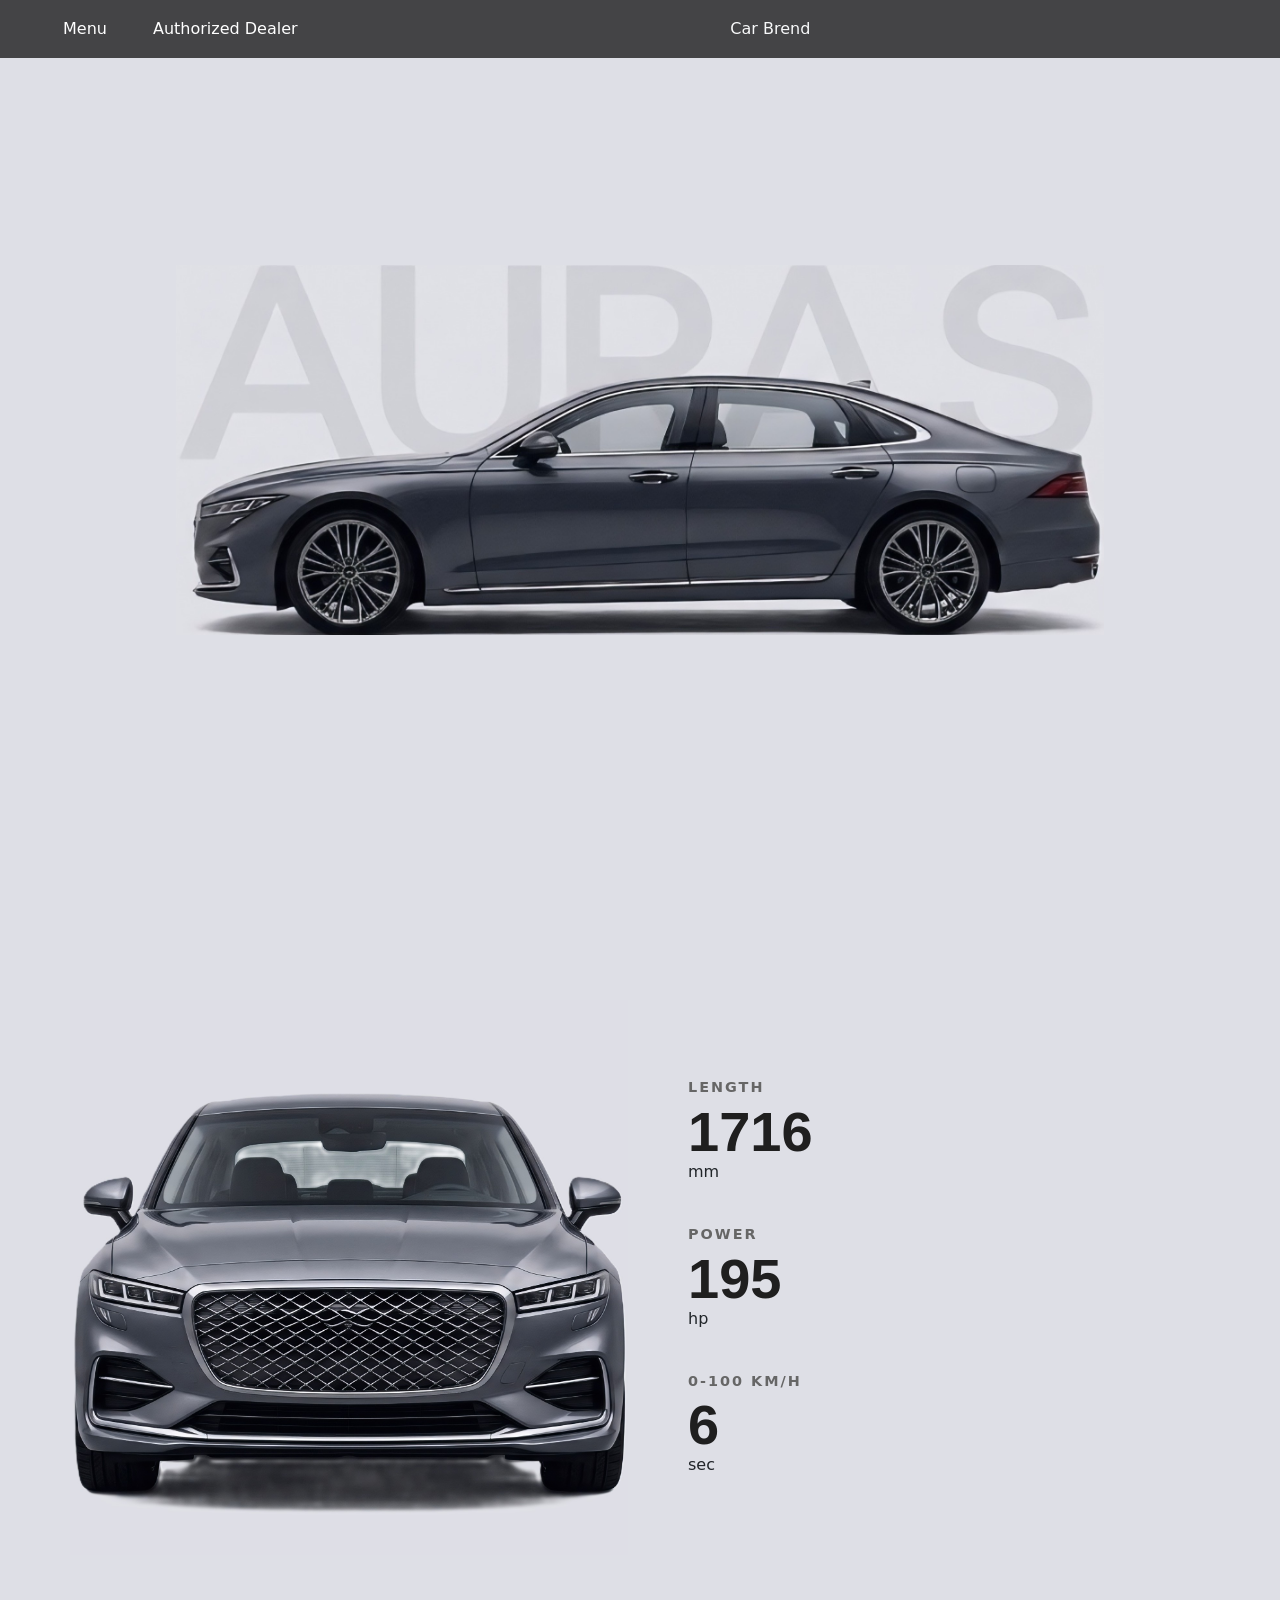
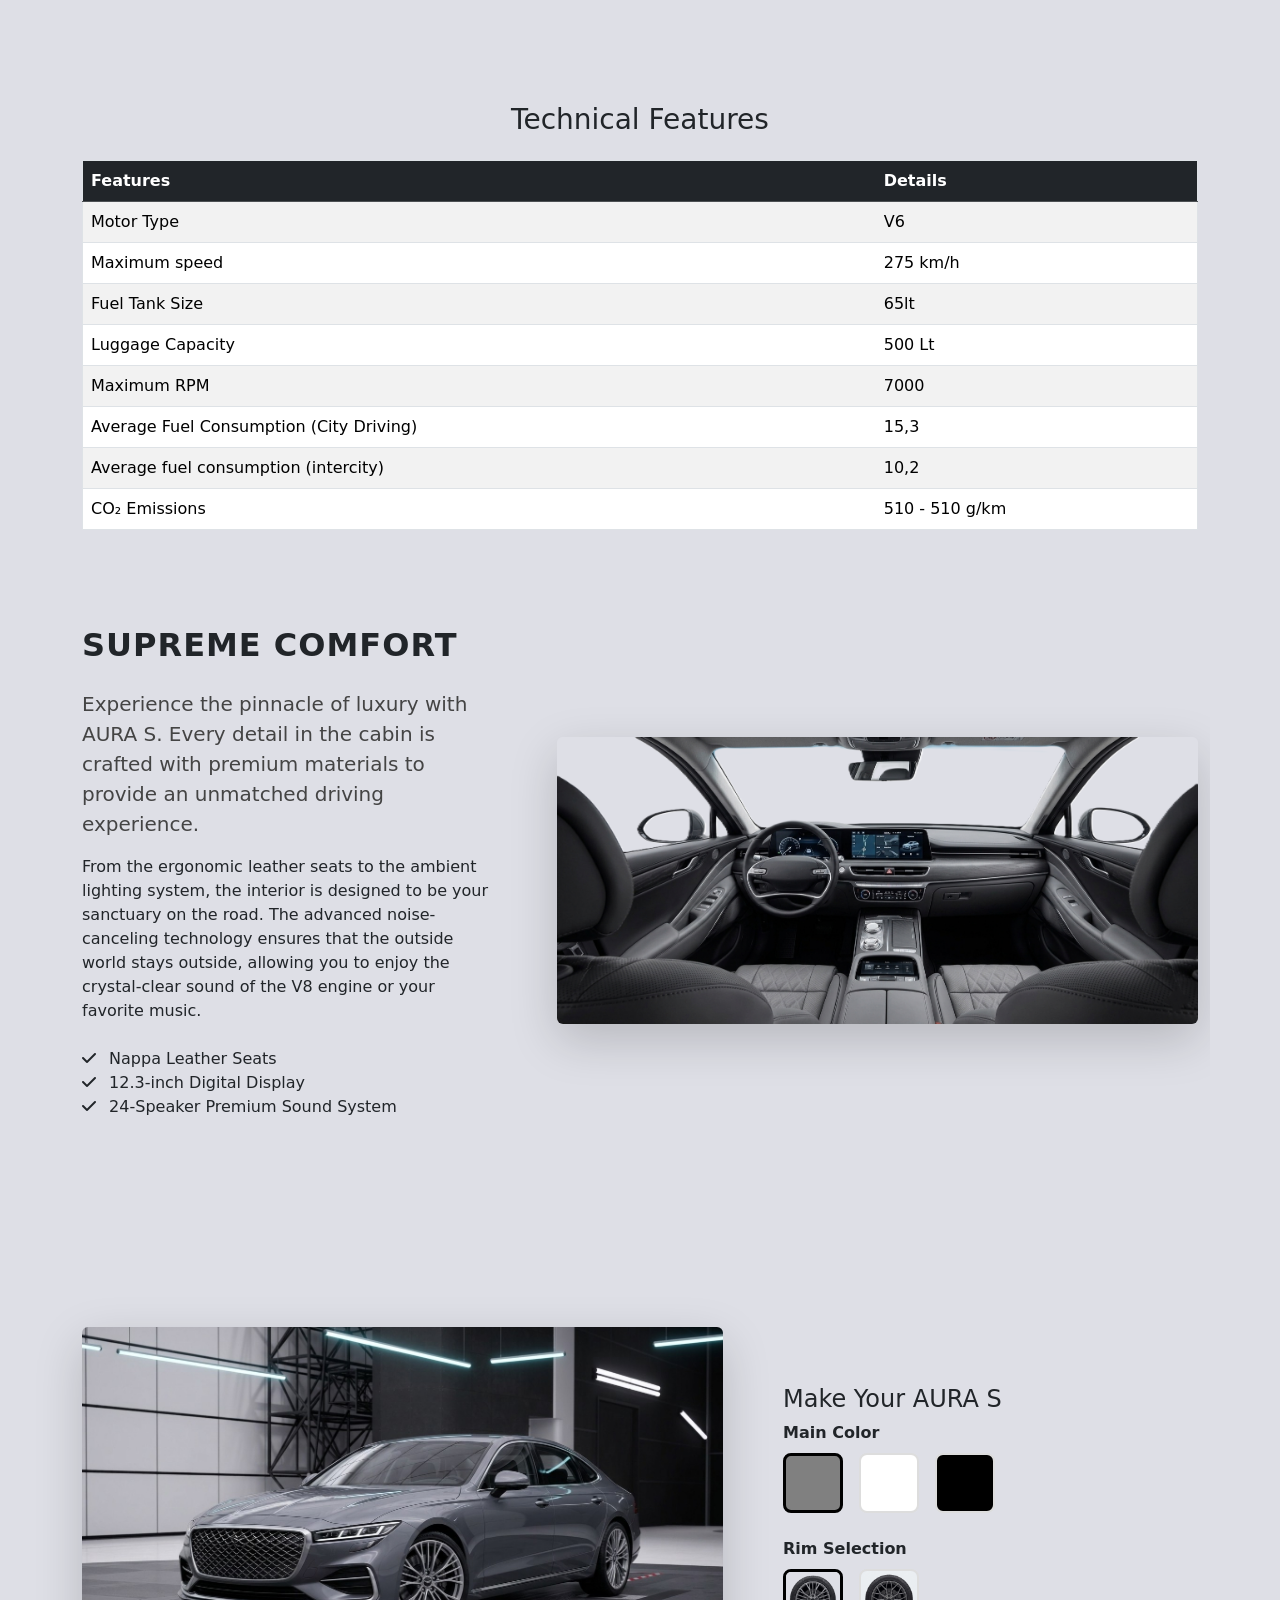
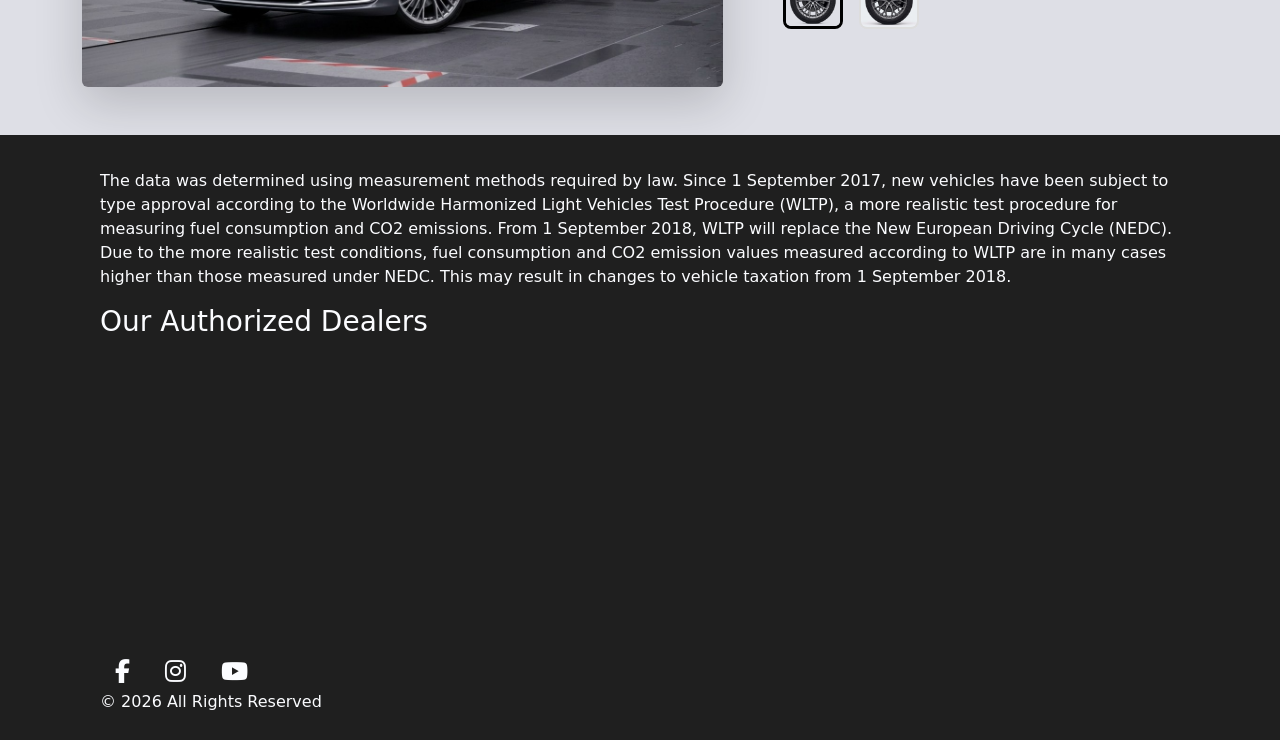
<file: car1.html>
<!DOCTYPE html>
<html>

<head>
    <meta charset="UTF-8">



    <link href="https://cdn.jsdelivr.net/npm/bootstrap@5.3.3/dist/css/bootstrap.min.css" rel="stylesheet">
    <link rel="stylesheet" href="https://cdnjs.cloudflare.com/ajax/libs/font-awesome/6.5.1/css/all.min.css">

    <link rel="stylesheet" href="car.css">
    <title>Aura S</title>
    <style>
        body {
            background-color: #dedfe6;
        }
    </style>


</head>

<!--======================================================================================================================================-->

<body>
    <div class="menu">
        <div class="side-menu">
            <a href="index.html" class="btn btn-link text-white text-decoration-none"> Menu </a>
            <a href="#Authorized Dealers" class="btn btn-link text-white text-decoration-none"> Authorized Dealer </a>
        </div>
        <div style="color: #F8F9FA;">Car Brend</div>
        <div class="side-menu">
        </div>
    </div>

    <header class="hero-section">
        <img src="aura-s_side.jpg" alt="Aura S" class="hero-image">
    </header>

<!--======================================================================================================================================-->

    <section class="details-section container">
        <div class="row align-items-center">


            <div class="col-md-6">
                <img src="aura-s_front.jpg" alt="Aura S" class=" detail-image">
            </div>

            <div class="col-md-6 ps-md-5">
                <div class="specs-box">
                    <div class="spec-item">
                        <span class="label">LENGTH</span>
                        <h2 class="value counter" data-target="5150">0</h2> <span>mm</span>
                    </div>
                    <div class="spec-item">
                        <span class="label">POWER</span>
                        <h2 class="value counter" data-target="435">0</h2> <span>hp</span>
                    </div>
                    <div class="spec-item">
                        <span class="label">0-100 KM/H</span>
                        <h2 class="value counter" data-target="6">0</h2> <span>sec</span>
                    </div>
                </div>
            </div>
        </div>
    </section>

<!--======================================================================================================================================-->

    <div class="container mt-5 mb-5">
        <h3 class="text-center mb-4">Technical Features</h3>

        <table class="table table-striped table-hover border">
            <thead class="table-dark">
                <tr>
                    <th>Features</th>
                    <th>Details</th>
                </tr>
            </thead>
            <tbody>
                <tr>
                    <td>Motor Type</td>
                    <td>V6</td>
                </tr>

                <tr>
                    <td>Maximum speed</td>
                    <td>275 km/h</td>
                </tr>

                <tr>
                    <td>Fuel Tank Size</td>
                    <td>65lt</td>
                </tr>

                <tr>
                    <td>Luggage Capacity</td>
                    <td>500 Lt</td>
                </tr>

                <tr>
                    <td>Maximum RPM</td>
                    <td>7000</td>
                </tr>

                <tr>
                    <td>Average Fuel Consumption (City Driving)</td>
                    <td>15,3</td>
                </tr>

                <tr>
                    <td>Average fuel consumption (intercity)</td>
                    <td>10,2</td>
                </tr>

                <tr>
                    <td>CO₂ Emissions</td>
                    <td>510 - 510 g/km</td>
                </tr>

            </tbody>
        </table>
    </div>

    <!--======================================================================================================================================-->

    <section class="container mt-5 py-5 overflow-hidden">
        <div class="row align-items-center">
            <div class="col-md-5 pe-md-5 reveal-left">
                <h2 class="mb-4" style="font-weight: 800; letter-spacing: 1px;">SUPREME COMFORT</h2>
                <p class="lead" style="color: #444;">Experience the pinnacle of luxury with AURA S. Every detail in the
                    cabin is crafted with premium materials to provide an unmatched driving experience.</p>
                <p>From the ergonomic leather seats to the ambient lighting system, the interior is designed to be your
                    sanctuary on the road. The advanced noise-canceling technology ensures that the outside world stays
                    outside, allowing you to enjoy the crystal-clear sound of the V8 engine or your favorite music.</p>

                <ul class="list-unstyled mt-4">
                    <li><i class="fa-solid fa-check me-2"></i> Nappa Leather Seats</li>
                    <li><i class="fa-solid fa-check me-2"></i> 12.3-inch Digital Display</li>
                    <li><i class="fa-solid fa-check me-2"></i> 24-Speaker Premium Sound System</li>
                </ul>
            </div>
            <div class="col-md-7 reveal-right">
                <img src="aura-s_inside.jpg" alt="Aura S Inside" class="img-fluid rounded shadow-lg">
            </div>
        </div>
    </section>

<!--======================================================================================================================================-->
    <br><br>


    <section class="container mt-5 py-5 ">
        <div class="row align-items-center">
            <div class="col-md-7 text-center">
                <img id="mainCarImage" src="grey-rim1.jpg" alt="Aura S" class="img-fluid rounded shadow-lg"
                    data-default-color="grey" data-default-wheel="rim1">
            </div>

            <div class="col-md-5 ps-md-5">
                <h4>Make Your AURA S</h4>

                <p class="mb-2 fw-bold">Main Color</p>
                <div class="d-flex gap-3 mb-4">
                    <button class="color-btn selected" data-color="grey" style="background-color: #808080;"></button>
                    <button class="color-btn" data-color="white" style="background-color: #ffffff;"></button>
                    <button class="color-btn" data-color="black" style="background-color: #000000;"></button>
                </div>

                <p class="mb-2 fw-bold">Rim Selection</p>
                <div class="d-flex gap-3">
                    <button class="wheel-btn selected" data-wheel="rim1">
                        <img src="rim1.png" alt="Rim 1">
                    </button>
                    <button class="wheel-btn" data-wheel="rim2">
                        <img src="rim2.png" alt="Rim 2">
                    </button>
                </div>
            </div>
        </div>
    </section>

<!--======================================================================================================================================-->

    <script src="script.js" defer></script>
    <script src="config.js"></script>

    <div class="bottom-menu">
        <br>
        <p style="color: #fbfcff;">The data was determined using measurement methods required by law. Since 1
            September
            2017, new vehicles have been subject to type approval according to the Worldwide Harmonized Light
            Vehicles
            Test Procedure (WLTP), a more realistic test procedure for measuring fuel consumption and CO2 emissions.
            From 1 September 2018, WLTP will replace the New European Driving Cycle (NEDC). Due to the more
            realistic
            test conditions, fuel consumption and CO2 emission values ​​measured according to WLTP are in many cases
            higher than those measured under NEDC. This may result in changes to vehicle taxation from 1 September
            2018.
        </p>
        <h3 style="color:#fbfcff ;"> Our Authorized Dealers</h3>
        <div class="map" id="Authorized Dealers">
            <iframe src="https://www.google.com/maps/d/u/0/embed?mid=1XNYemNXRPpX1xDsGd1_efZrFE0M4T5k&ehbc=2E312F" width="800" height="300"></iframe>
        </div>
            <a href="https://facebook.com" class="social-link"><i class="fa-brands fa-facebook-f"></i></a>
            <a href="https://instagram.com" class="social-link"><i class="fa-brands fa-instagram"></i></a>
            <a href="https://youtube.com" class="social-link"><i class="fa-brands fa-youtube"></i></a>
            <p style="color: #fbfcff;">© 2026 All Rights Reserved</p>
        </div>
</body>

</html>
</file>
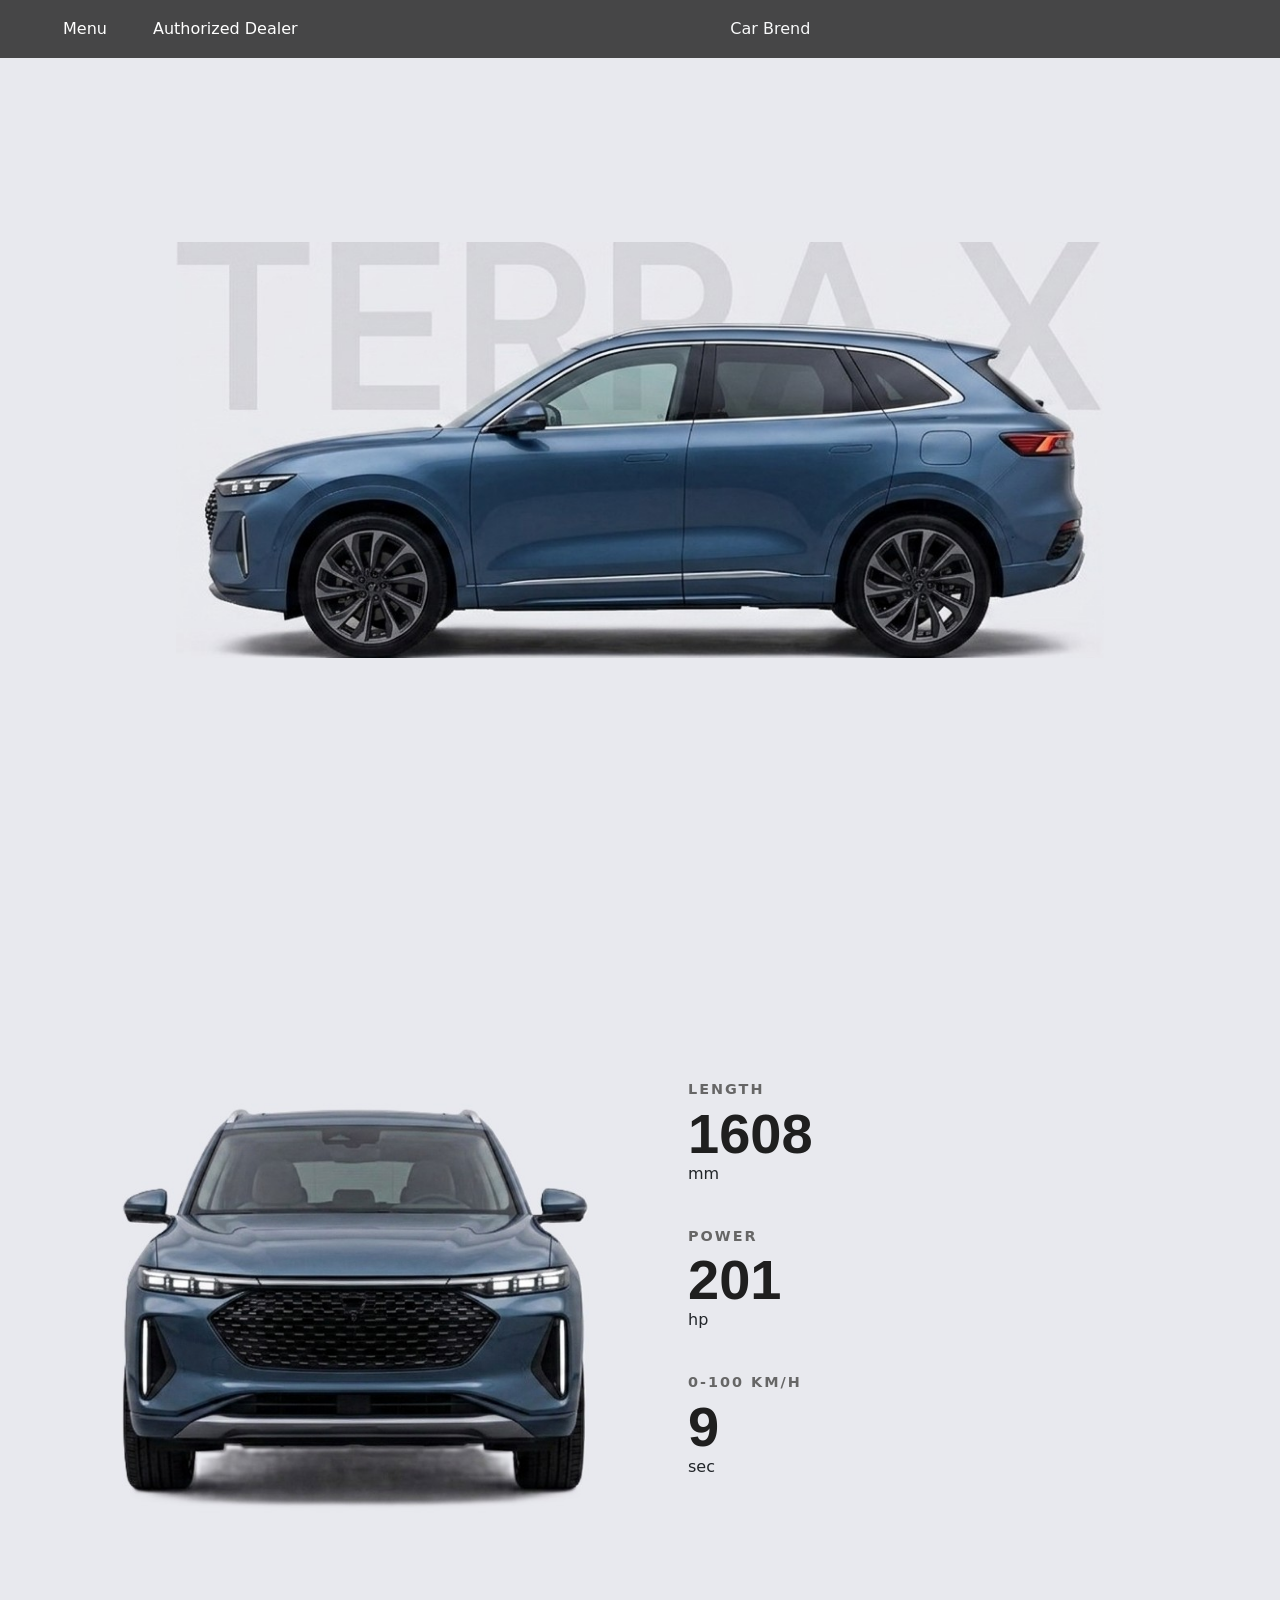
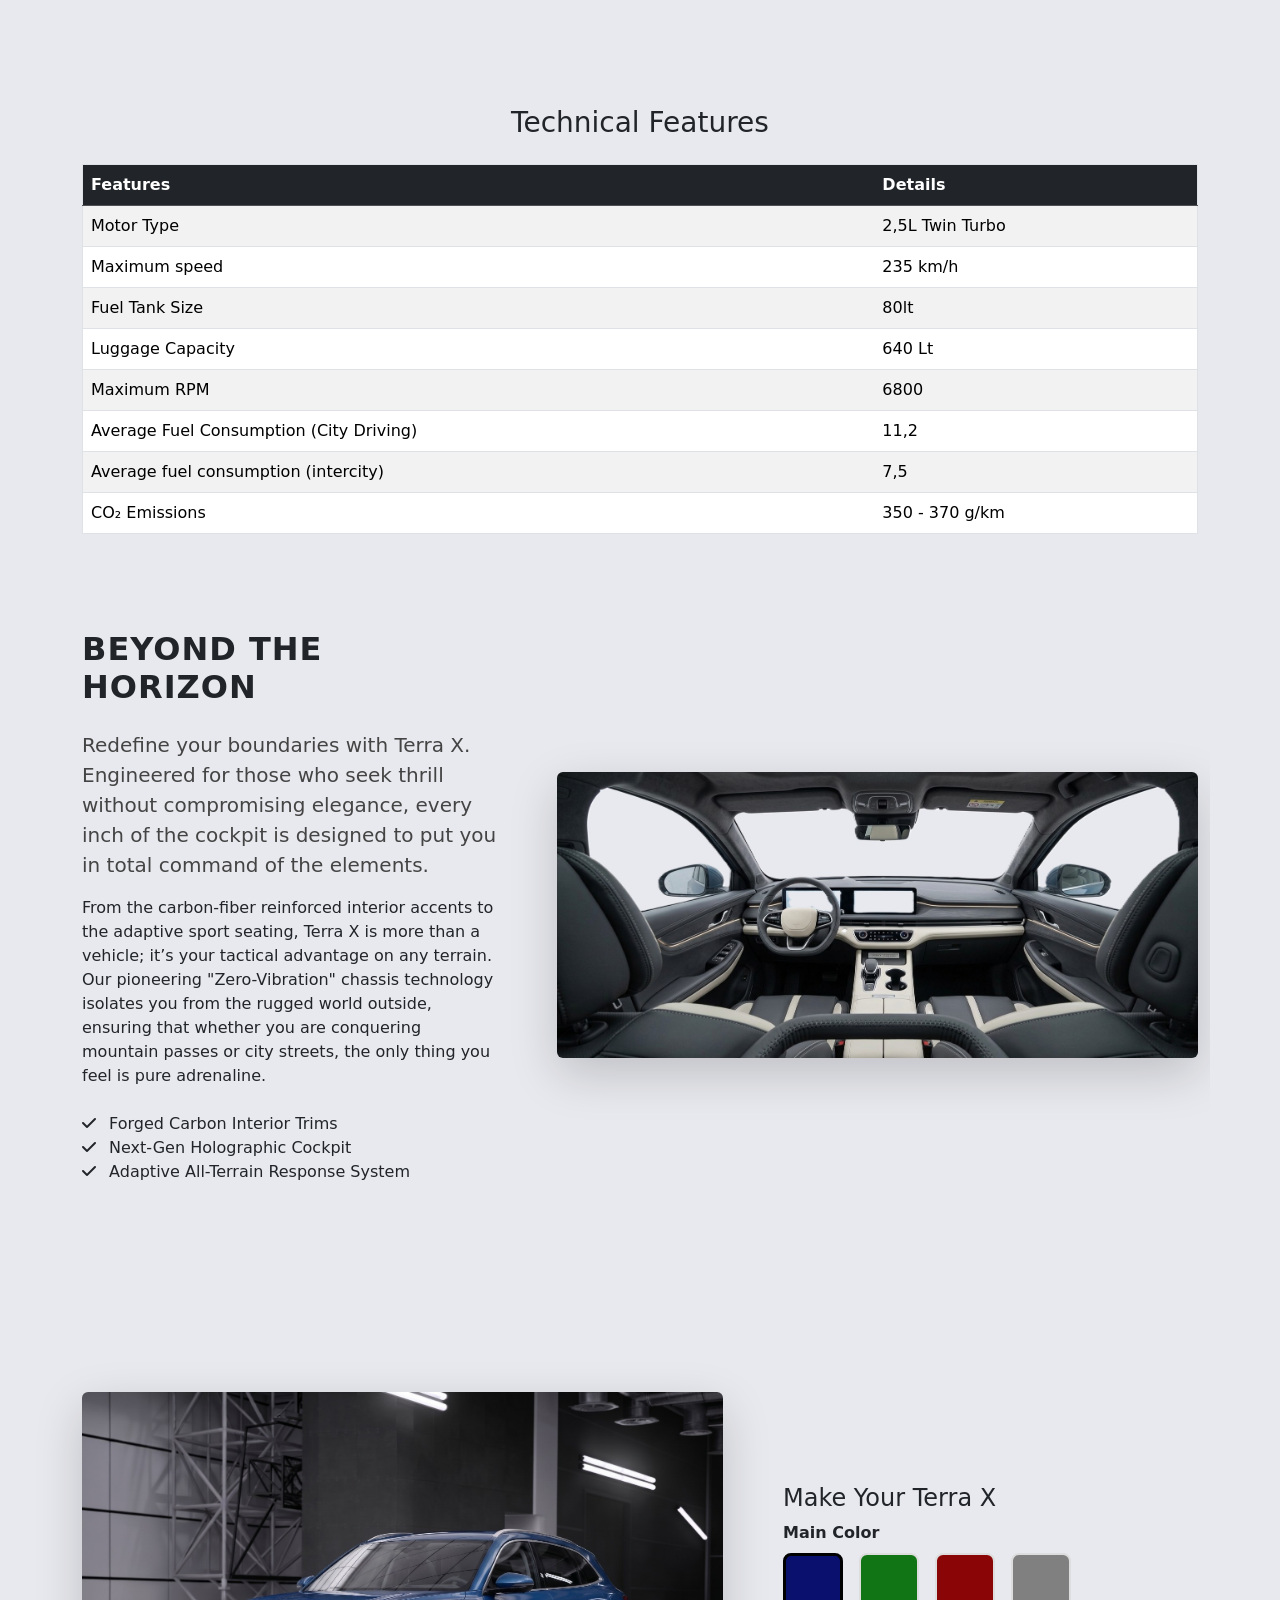
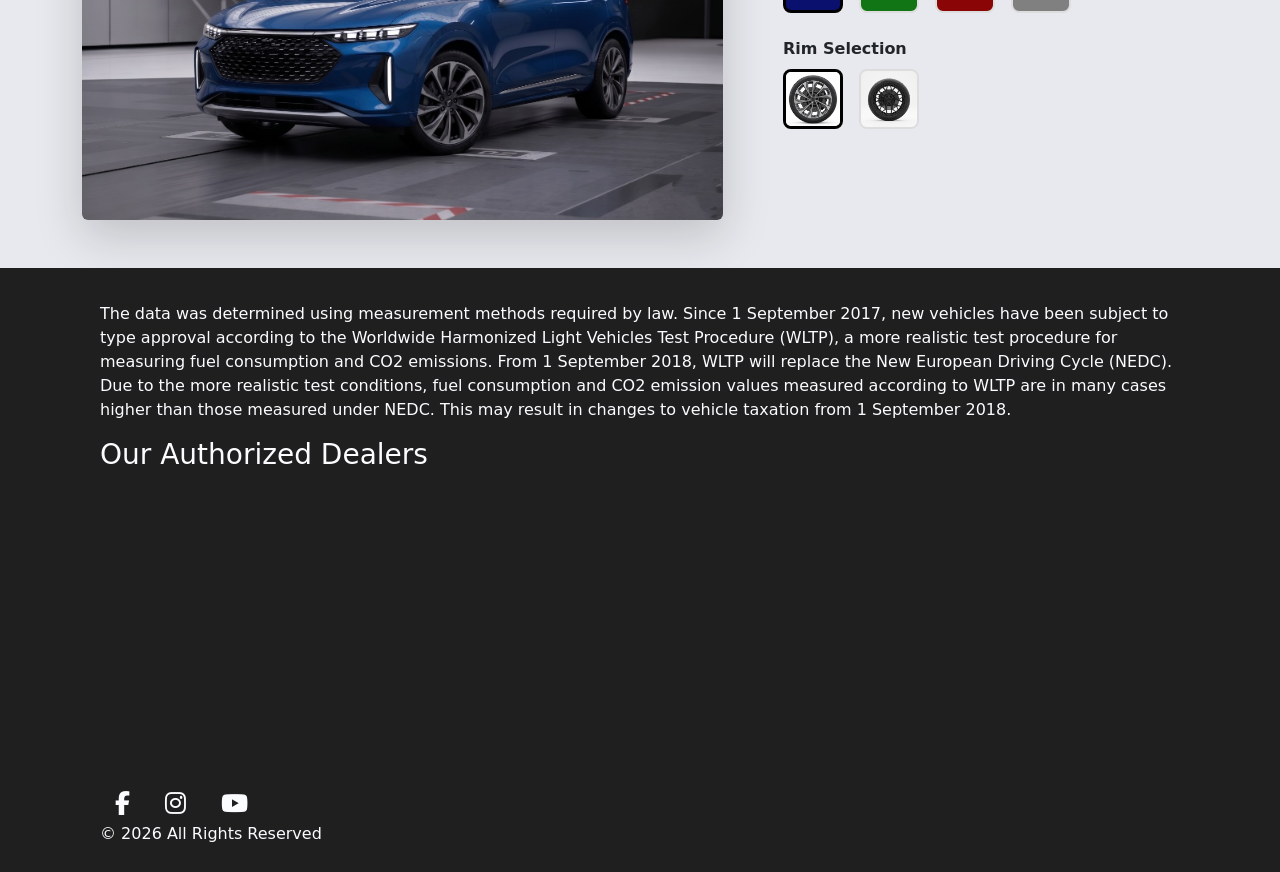
<file: car2.html>
<!DOCTYPE html>
<html>

<head>
    <meta charset="UTF-8">



    <link href="https://cdn.jsdelivr.net/npm/bootstrap@5.3.3/dist/css/bootstrap.min.css" rel="stylesheet">
    <link rel="stylesheet" href="https://cdnjs.cloudflare.com/ajax/libs/font-awesome/6.5.1/css/all.min.css">

    <link rel="stylesheet" href="car.css">
    <title>Terra X</title>
    <style>
        body {
            background-color: #e8e9ee;
        }
    </style>


</head>

<!--======================================================================================================================================-->

<body>

    <div class="menu">
        <div class="side-menu">
            <a href="index.html" class="btn btn-link text-white text-decoration-none"> Menu </a>
            <a href="#Authorized Dealers" class="btn btn-link text-white text-decoration-none"> Authorized Dealer </a>
        </div>
        <div style="color: #F8F9FA;">Car Brend</div>
        <div class="side-menu"></div>
    </div>

<!--======================================================================================================================================-->
    <header class="hero-section">
        <img src="terrax_side.jpg" alt="Terra X" class="hero-image">
    </header>

<!--======================================================================================================================================-->

    <section class="details-section container">
        <div class="row align-items-center">


            <div class="col-md-6">
                <img src="terrax_front.jpg" alt="Terra X" class=" detail-image">
            </div>

            <div class="col-md-6 ps-md-5">
                <div class="specs-box">
                    <div class="spec-item">
                        <span class="label">LENGTH</span>
                        <h2 class="value counter" data-target="4785">0</h2> <span>mm</span>
                    </div>
                    <div class="spec-item">
                        <span class="label">POWER</span>
                        <h2 class="value counter" data-target="410">0</h2> <span>hp</span>
                    </div>
                    <div class="spec-item">
                        <span class="label">0-100 KM/H</span>
                        <h2 class="value counter" data-target="9">0</h2> <span>sec</span>
                    </div>
                </div>
            </div>
        </div>
    </section>

<!--======================================================================================================================================-->

    <div class="container mt-5 mb-5">
        <h3 class="text-center mb-4">Technical Features</h3>

        <table class="table table-striped table-hover border">
            <thead class="table-dark">
                <tr>
                    <th>Features</th>
                    <th>Details</th>
                </tr>
            </thead>
            <tbody>
                <tr>
                    <td>Motor Type</td>
                    <td>2,5L Twin Turbo</td>
                </tr>

                <tr>
                    <td>Maximum speed</td>
                    <td>235 km/h</td>
                </tr>

                <tr>
                    <td>Fuel Tank Size</td>
                    <td>80lt</td>
                </tr>

                <tr>
                    <td>Luggage Capacity</td>
                    <td>640 Lt</td>
                </tr>

                <tr>
                    <td>Maximum RPM</td>
                    <td>6800</td>
                </tr>

                <tr>
                    <td>Average Fuel Consumption (City Driving)</td>
                    <td>11,2</td>
                </tr>

                <tr>
                    <td>Average fuel consumption (intercity)</td>
                    <td>7,5</td>
                </tr>

                <tr>
                    <td>CO₂ Emissions</td>
                    <td>350 - 370 g/km</td>
                </tr>

            </tbody>
        </table>
    </div>

<!--======================================================================================================================================-->

    <section class="container mt-5 py-5 overflow-hidden">
        <div class="row align-items-center">
            <div class="col-md-5 pe-md-5 reveal-left">
                <h2 class="mb-4" style="font-weight: 800; letter-spacing: 1px;">BEYOND THE HORIZON</h2>
                <p class="lead" style="color: #444;">Redefine your boundaries with Terra X. Engineered for those who seek thrill without compromising elegance, every inch of the cockpit is designed to put you in total command of the elements.</p>
                <p>From the carbon-fiber reinforced interior accents to the adaptive sport seating, Terra X is more than a vehicle;
                     it’s your tactical advantage on any terrain. Our pioneering "Zero-Vibration" chassis technology isolates you from the rugged world outside, 
                     ensuring that whether you are conquering mountain passes or city streets, the only thing you feel is pure adrenaline.</p>
                <ul class="list-unstyled mt-4">
                    <li><i class="fa-solid fa-check me-2"></i> Forged Carbon Interior Trims</li>
                    <li><i class="fa-solid fa-check me-2"></i> Next-Gen Holographic Cockpit</li>
                    <li><i class="fa-solid fa-check me-2"></i> Adaptive All-Terrain Response System</li>
                </ul>
            </div>
            <div class="col-md-7 reveal-right">
                <img src="terrax_inside.jpg" alt="Terra X inside" class="img-fluid rounded shadow-lg">
            </div>
        </div>
    </section>
<!--======================================================================================================================================-->
    <br><br>

    <section class="container mt-5 py-5">
        <div class="row align-items-center">
            <div class="col-md-7 text-center">
                <img id="mainCarImage" src="blue-rim5.jpg" alt="Terra X" class="img-fluid rounded shadow-lg" 
                data-default-color="blue" data-default-wheel="rim5">
            </div>

            <div class="col-md-5 ps-md-5">
                <h4>Make Your Terra X</h4>

                <p class="mb-2 fw-bold">Main Color</p>
                <div class="d-flex gap-3 mb-4">
                    <button class="color-btn selected" data-color="blue" style="background-color: #09106e;"></button>
                    <button class="color-btn" data-color="green2" style="background-color: #117516;"></button>
                    <button class="color-btn" data-color="red" style="background-color: #8a0505;"></button>
                    <button class="color-btn" data-color="grey3" style="background-color: #808080;"></button>
                
                    
                </div>

                <p class="mb-2 fw-bold">Rim Selection</p>
                <div class="d-flex gap-3">
                    <button class="wheel-btn selected" data-wheel="rim5">
                    <img src="rim5.png" alt="Rim 5">
                    </button>
                    <button class="wheel-btn" data-wheel="rim6">
                    <img src="rim6.png" alt="Rim 6">
                    </button>
                </div>
            </div>
        </div>
    </section>

<!--======================================================================================================================================-->

    <script src="script.js" defer></script>
    <script src="config.js"></script>

    <div class="bottom-menu">
        <br>
        <p style="color: #fbfcff;">The data was determined using measurement methods required by law. Since 1
            September
            2017, new vehicles have been subject to type approval according to the Worldwide Harmonized Light
            Vehicles
            Test Procedure (WLTP), a more realistic test procedure for measuring fuel consumption and CO2 emissions.
            From 1 September 2018, WLTP will replace the New European Driving Cycle (NEDC). Due to the more
            realistic
            test conditions, fuel consumption and CO2 emission values ​​measured according to WLTP are in many cases
            higher than those measured under NEDC. This may result in changes to vehicle taxation from 1 September
            2018.
        </p>
        <h3 style="color:#fbfcff ;"> Our Authorized Dealers</h3>
        <div class="map" id="Authorized Dealers">
            <iframe src="https://www.google.com/maps/d/u/0/embed?mid=1XNYemNXRPpX1xDsGd1_efZrFE0M4T5k&ehbc=2E312F" width="800" height="300"></iframe>
        </div>
            <a href="https://facebook.com" class="social-link"><i class="fa-brands fa-facebook-f"></i></a>
            <a href="https://instagram.com" class="social-link"><i class="fa-brands fa-instagram"></i></a>
            <a href="https://youtube.com" class="social-link"><i class="fa-brands fa-youtube"></i></a>
            <p style="color: #fbfcff;">© 2026 All Rights Reserved</p>
        </div>
</body>

</html>
</file>
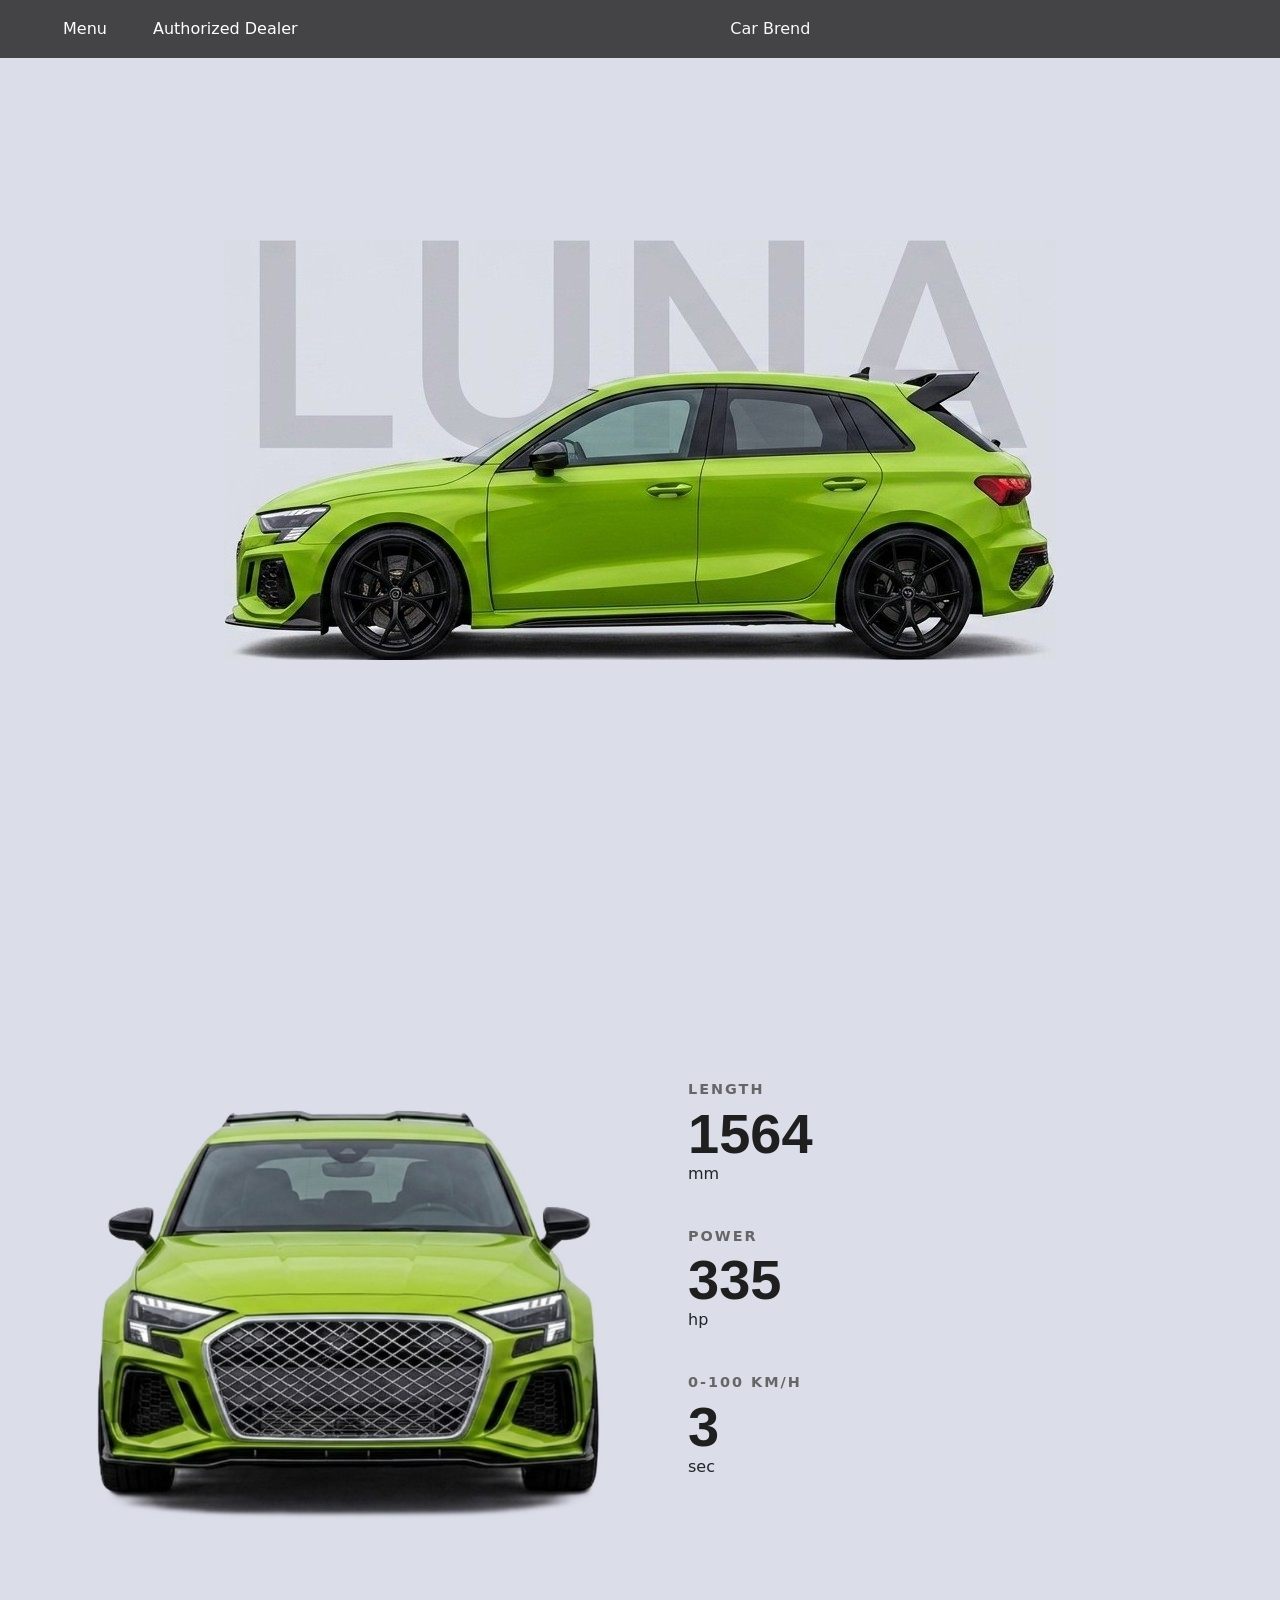
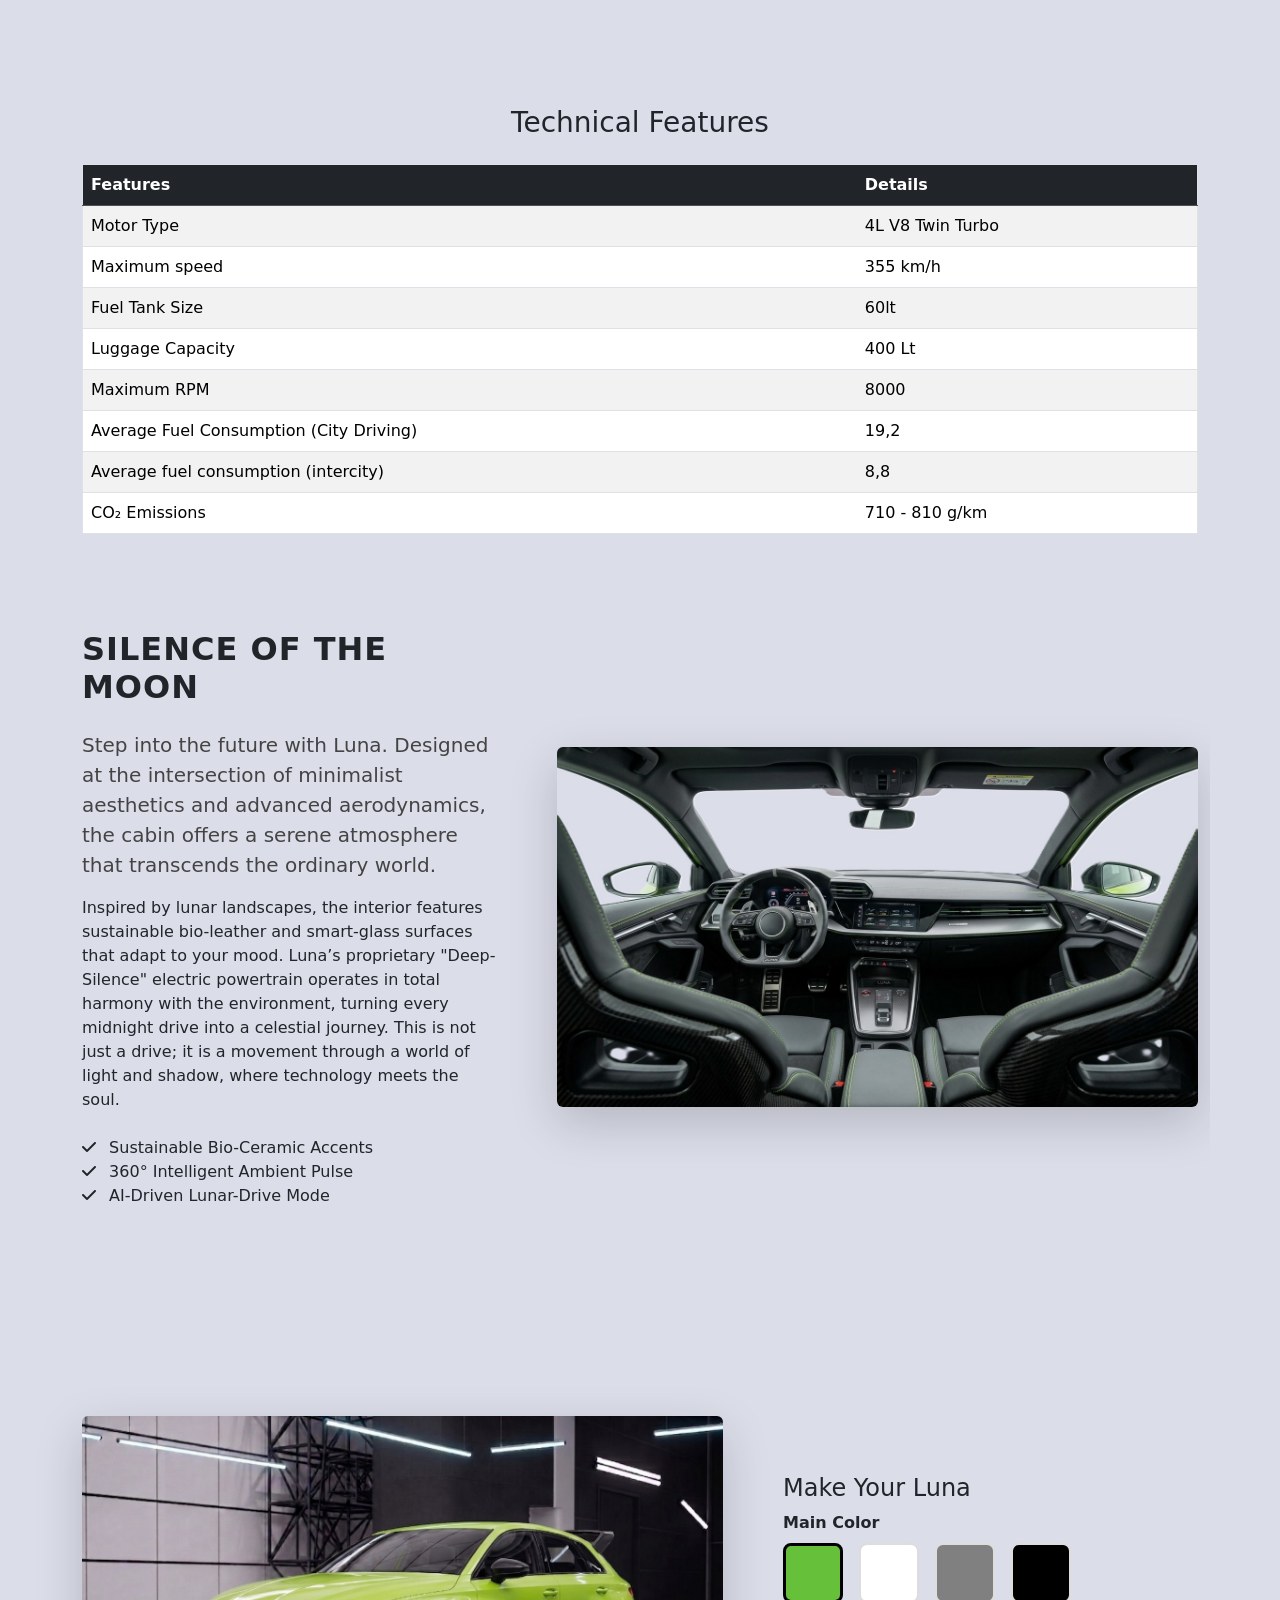
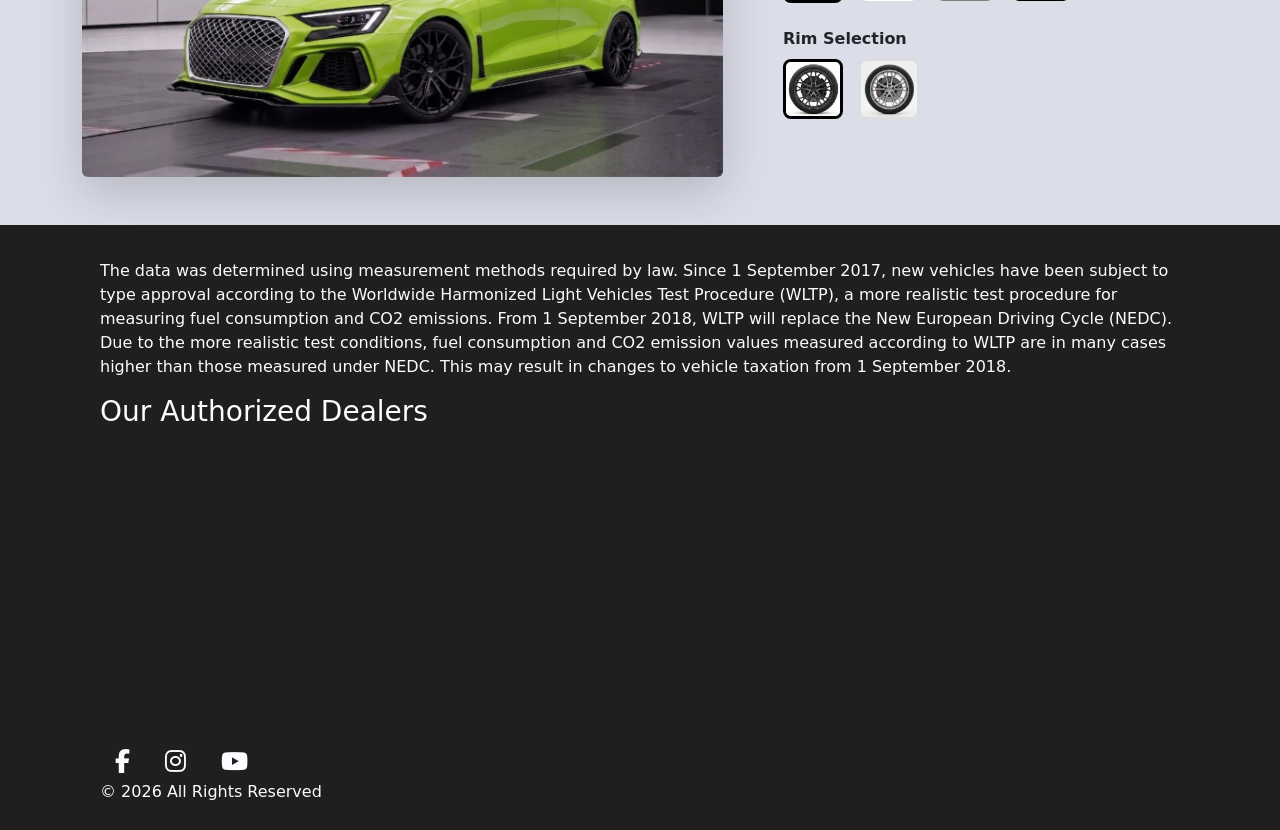
<file: car3.html>
<!DOCTYPE html>
<html>

<head>
    <meta charset="UTF-8">

    <link href="https://cdn.jsdelivr.net/npm/bootstrap@5.3.3/dist/css/bootstrap.min.css" rel="stylesheet">
    <link rel="stylesheet" href="https://cdnjs.cloudflare.com/ajax/libs/font-awesome/6.5.1/css/all.min.css">

    <link rel="stylesheet" href="car.css">
    <title>Luna</title>
    <style>
        body {
            background-color: #dbdde9;
        }
    </style>


</head>

<!--======================================================================================================================================-->

<body>

    <div class="menu">
        <div class="side-menu">
            <a href="index.html" class="btn btn-link text-white text-decoration-none"> Menu </a>
            <a href="#Authorized Dealers" class="btn btn-link text-white text-decoration-none"> Authorized Dealer </a>
        </div>
        <div style="color: #F8F9FA;">Car Brend</div>
        <div class="side-menu">
        </div>
    </div>
    </div>
<!--======================================================================================================================================-->
    <header class="hero-section">
        <img src="luna_side.jpg" alt="Luna" class="hero-image">
    </header>

<!--======================================================================================================================================-->

    <section class="details-section container">
        <div class="row align-items-center">


            <div class="col-md-6">
                <img src="luna_front.jpg" alt="Luna" class=" detail-image">
            </div>

            <div class="col-md-6 ps-md-5">
                <div class="specs-box">
                    <div class="spec-item">
                        <span class="label">LENGTH</span>
                        <h2 class="value counter" data-target="4420">0</h2> <span>mm</span>
                    </div>
                    <div class="spec-item">
                        <span class="label">POWER</span>
                        <h2 class="value counter" data-target="810">0</h2> <span>hp</span>
                    </div>
                    <div class="spec-item">
                        <span class="label">0-100 KM/H</span>
                        <h2 class="value counter" data-target="3">0</h2> <span>sec</span>
                    </div>
                </div>
            </div>
        </div>
    </section>

    <!--======================================================================================================================================-->

    <div class="container mt-5 mb-5">
        <h3 class="text-center mb-4">Technical Features</h3>

        <table class="table table-striped table-hover border">
            <thead class="table-dark">
                <tr>
                    <th>Features</th>
                    <th>Details</th>
                </tr>
            </thead>
            <tbody>
                <tr>
                    <td>Motor Type</td>
                    <td>4L V8 Twin Turbo</td>
                </tr>

                <tr>
                    <td>Maximum speed</td>
                    <td>355 km/h</td>
                </tr>

                <tr>
                    <td>Fuel Tank Size</td>
                    <td>60lt</td>
                </tr>

                <tr>
                    <td>Luggage Capacity</td>
                    <td>400 Lt</td>
                </tr>

                <tr>
                    <td>Maximum RPM</td>
                    <td>8000</td>
                </tr>

                <tr>
                    <td>Average Fuel Consumption (City Driving)</td>
                    <td>19,2</td>
                </tr>

                <tr>
                    <td>Average fuel consumption (intercity)</td>
                    <td>8,8</td>
                </tr>

                <tr>
                    <td>CO₂ Emissions</td>
                    <td>710 - 810 g/km</td>
                </tr>

            </tbody>
        </table>
    </div>

<!--======================================================================================================================================-->

    <section class="container mt-5 py-5 overflow-hidden">
        <div class="row align-items-center">
            <div class="col-md-5 pe-md-5 reveal-left">
                <h2 class="mb-4" style="font-weight: 800; letter-spacing: 1px;">SILENCE OF THE MOON</h2>
                <p class="lead" style="color: #444;">Step into the future with Luna. Designed at the intersection of minimalist aesthetics and advanced aerodynamics,
                     the cabin offers a serene atmosphere that transcends the ordinary world.</p>
                <p>Inspired by lunar landscapes, the interior features sustainable bio-leather and smart-glass surfaces that adapt to your mood. 
                    Luna’s proprietary "Deep-Silence" electric powertrain operates in total harmony with the environment, turning every midnight drive into a celestial journey. 
                    This is not just a drive; it is a movement through a world of light and shadow, where technology meets the soul.</p>

                <ul class="list-unstyled mt-4">
                    <li><i class="fa-solid fa-check me-2"></i> Sustainable Bio-Ceramic Accents</li>
                    <li><i class="fa-solid fa-check me-2"></i> 360° Intelligent Ambient Pulse</li>
                    <li><i class="fa-solid fa-check me-2"></i> AI-Driven Lunar-Drive Mode</li>
                </ul>
            </div>
            <div class="col-md-7 reveal-right">
                <img src="luna_inside.jpg" alt="Luna inside" class="img-fluid rounded shadow-lg">
            </div>
        </div>
    </section>
<!--======================================================================================================================================-->
    <br><br>

    <section class="container mt-5 py-5">
        <div class="row align-items-center">
            <div class="col-md-7 text-center">
                <img id="mainCarImage" src="green-rim3.jpg" alt="Luna" class="img-fluid rounded shadow-lg"
                    data-default-color="green" data-default-wheel="rim3">
            </div>

            <div class="col-md-5 ps-md-5">
                <h4>Make Your Luna</h4>

                <p class="mb-2 fw-bold">Main Color</p>
                <div class="d-flex gap-3 mb-4">

                    <button class="color-btn selected" data-color="green" style="background-color: #66C03A;"></button>
                    <button class="color-btn" data-color="white2" style="background-color: #ffffff;"></button>
                    <button class="color-btn" data-color="grey2" style="background-color: #808080;"></button>
                    <button class="color-btn" data-color="black2" style="background-color: #000000;"></button>

                </div>

                <p class="mb-2 fw-bold">Rim Selection</p>
                <div class="d-flex gap-3">
                    <button class="wheel-btn selected" data-wheel="rim3">
                        <img src="rim3.png" alt="Rim 3">
                    </button>
                    <button class="wheel-btn" data-wheel="rim4">
                        <img src="rim4.png" alt="Rim 4">
                    </button>
                </div>
            </div>
        </div>
    </section>
<!--======================================================================================================================================-->

    <script src="script.js" defer></script>
    <script src="config.js"></script>

    <div class="bottom-menu">
        <br>
        <p style="color: #fbfcff;">The data was determined using measurement methods required by law. Since 1
            September
            2017, new vehicles have been subject to type approval according to the Worldwide Harmonized Light
            Vehicles
            Test Procedure (WLTP), a more realistic test procedure for measuring fuel consumption and CO2 emissions.
            From 1 September 2018, WLTP will replace the New European Driving Cycle (NEDC). Due to the more
            realistic
            test conditions, fuel consumption and CO2 emission values ​​measured according to WLTP are in many cases
            higher than those measured under NEDC. This may result in changes to vehicle taxation from 1 September
            2018.
        </p>
        <h3 style="color:#fbfcff ;"> Our Authorized Dealers</h3>
        <div class="map" id="Authorized Dealers">
            <iframe src="https://www.google.com/maps/d/u/0/embed?mid=1XNYemNXRPpX1xDsGd1_efZrFE0M4T5k&ehbc=2E312F" width="800" height="300"></iframe>
        </div>
            <a href="https://facebook.com" class="social-link"><i class="fa-brands fa-facebook-f"></i></a>
            <a href="https://instagram.com" class="social-link"><i class="fa-brands fa-instagram"></i></a>
            <a href="https://youtube.com" class="social-link"><i class="fa-brands fa-youtube"></i></a>
            <p style="color: #fbfcff;">© 2026 All Rights Reserved</p>
        </div>
</body>

</html>
</file>
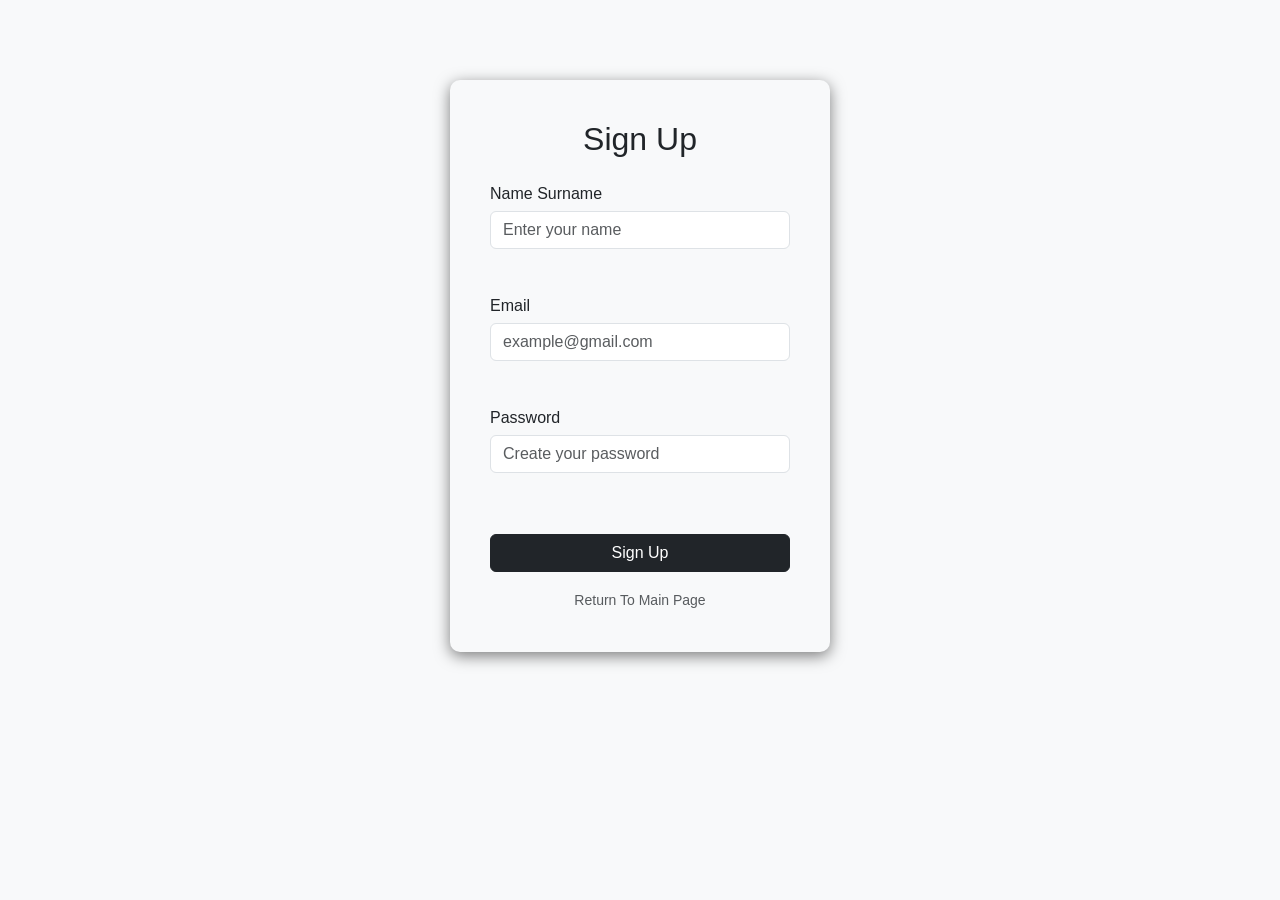
<file: sign_in.html>
<!DOCTYPE html>
<html lang="tr">

<head>
    <meta charset="UTF-8">
    <meta name="viewport" content="width=device-width, initial-scale=1.0">
    <title>Sign up | Car Brend</title>
    <link href="https://cdn.jsdelivr.net/npm/bootstrap@5.3.0/dist/css/bootstrap.min.css" rel="stylesheet">
    <link rel="stylesheet" href="sign-style.css">
</head>

<body>

    <div class="container d-flex justify-content-center">
        <div class="signup-container">
            <h2 class="text-center mb-4">Sign Up</h2>
            <div id="successMessage" class="mt-3"></div>

            <form id="registerForm">
                <div class="mb-3">
                    <label for="name" class="form-label">Name Surname </label>
                    <input type="text" class="form-control" id="kullaniciAdiInput" placeholder="Enter your name">
                    <div id="nameError" class="error-msg"></div>
                </div>

                <div class="mb-3">
                    <label for="email" class="form-label">Email</label>
                    <input type="email" class="form-control" id="email" placeholder="example@gmail.com">
                    <div id="emailError" class="error-msg"></div>
                </div>

                <div class="mb-3">
                    <label for="password" class="form-label">Password</label>
                    <input type="password" class="form-control" id="password" placeholder="Create your password">
                    <div id="passwordError" class="error-msg"></div>
                </div>
                <button type="submit" id="kayitBtn" class="btn btn-dark w-100 mt-3">Sign Up</button>

            </form>

            <div class="text-center mt-3">
                <a href="index.html" class="text-decoration-none text-muted small">Return To Main Page</a>
            </div>
        </div>
    </div>

    <script src="https://cdn.jsdelivr.net/npm/bootstrap@5.3.0/dist/js/bootstrap.bundle.min.js"></script>

    <script>

        const registerForm = document.getElementById('registerForm');

        registerForm.addEventListener('submit', function (event) {
            event.preventDefault(); // Formun sayfayı yenilemesini engeller

            document.getElementById('nameError').innerText = "";
            document.getElementById('emailError').innerText = "";
            document.getElementById('passwordError').innerText = "";

            const name = document.getElementById('kullaniciAdiInput').value.trim();
            const email = document.getElementById('email').value.trim();
            const password = document.getElementById('password').value;

            let hasError = false;

            // İsim Kontrolü
            if (name.length < 3) {
                document.getElementById('nameError').innerText = "İsim en az 3 karakter olmalıdır.";
                hasError = true;
            }

            // E-posta Kontrolü
            const turkishChars = /[ıİğĞüÜşŞöÖçÇ]/;
            if (turkishChars.test(email)) {
                document.getElementById('emailError').innerText = "E-postada Türkçe karakter kullanılamaz.";
                hasError = true;
            }

            if (!(email.toLowerCase().endsWith('@gmail.com') || email.toLowerCase().endsWith('@hotmail.com'))) {
                document.getElementById('emailError').innerText += " Sadece @gmail.com veya @hotmail.com kabul edilir.";
                hasError = true;
            }

            // Şifre Kontrolü
            const hasLetter = /[a-zA-Z]/.test(password);
            const hasNumber = /[0-9]/.test(password);
            if (password.length < 6 || !hasLetter || !hasNumber) {
                document.getElementById('passwordError').innerText = "Şifre en az 6 karakter olmalı, hem sayı hem harf içermelidir.";
                hasError = true;
            }


            if (!hasError) {

                localStorage.setItem("storedUserName", name);
                const successDiv = document.getElementById("successMessage");
                successDiv.innerHTML = `
        <div class="alert alert-success text-center">
            Registration successfully completed! You are being redirected to the homepage....
        </div>
    `;

                // 2 saniye sonra otomatik yönlendir.
                setTimeout(function () {
                    window.location.href = "index.html";
                }, 2000);
            }
        });
    </script>


</body>

</html>
</file>
<file: car.css>
.menu {
    position: absolute; 
    top: 0;
    left: 0;
    width: 100%;

    
    display: flex;
    justify-content: space-between;
    align-items: center;
    padding: 10px 50px;
    background-color: rgba(31, 31, 31, 0.8); 
}
.side-menu {
    display: flex;
    flex-direction: row;
    gap: 20px; 
}
.button{
    padding: 13px 26px;
    gap: 8px;
    color: #fff !important;
    border: 2px solid #fbfcff;
    border-radius: 4px;
    font:400 1rem / calc(2.125ex + 6px) "Arial Narrow", Arial, sans-serif;
    background-color: rgba(0, 0, 0, 0);
    text-decoration: none;
}
.hero-section {
    height: 100vh;           
    display: flex;           
    justify-content: center; 
    align-items: center;     
    padding: 60px;
}
.hero-image {
    max-width: 80%;         
    max-height: 60%;         
    object-fit: contain;     
     
    
}
.details-section {
    padding: 100px 0; 
}

.detail-image {
    width: 100%;
    height: auto;
    object-fit: cover;

}

.specs-box {
    display: flex;
    flex-direction: column;
    gap: 40px; 
}

.spec-item .label {
    display: block;
    font-size: 0.9rem;
    font-weight: bold;
    color: #666;
    letter-spacing: 2px;
    margin-bottom: 5px;
}

.spec-item .value {
    font-size: 3.5rem; 
    font-weight: 800;
    color: #1f1f1f;
    margin: 0;
    line-height: 1;
    font-family: 'Arial Black', sans-serif; 
}
.bottom-menu{
    position:relative; 
    bottom: 0;
    left: 0;
    width: 100%;

    justify-content: space-between;
    align-items: center;
    padding: 10px 100px;
    background-color: rgba(31, 31, 31); 
}
.social-link {
    color: #fbfcff; 
    font-size: 24px; 
    margin: 0 15px; 
    transition: 0.3s; 
    text-decoration: none;
}

.social-link:hover {
    color: #888; 
    transform: translateY(-3px); 
    display: inline-block;
}

.color-btn, .wheel-btn {
    width: 60px;
    height: 60px;
    border: 2px solid #ddd;
    border-radius: 8px;
    cursor: pointer;
    padding: 0;
    overflow: hidden; 
    transition: 0.3s;
}

.wheel-btn img {
    width: 100%;
    height: 100%;
    object-fit: cover;
}

.selected {
    border: 3px solid #000 !important;
}

.color-btn:hover, .wheel-btn:hover {
    transform: scale(1.1);
}

.reveal-left {
    opacity: 0;
    transform: translateX(-100px); 
    transition: all 1s ease-out;
}

.reveal-right {
    opacity: 0;
    transform: translateX(100px); 
    transition: all 1s ease-out;
}

.reveal-active {
    opacity: 1;
    transform: translateX(0);
}
</file>
<file: sign-style.css>
body {
    background-color: #f8f9fa;
    font-family: 'Segoe UI', Tahoma, Geneva, Verdana, sans-serif;
}

.signup-container {
    margin-top: 80px;
    max-width: 450px;
    background: #F8F9FA;
    padding: 40px;
    border-radius: 10px;
    box-shadow: 0 4px 15px rgba(0, 0, 0, 0.5);
}

.error-msg {
    color: #dc3545;
    font-size: 0.85rem;
    margin-top: 4px;
    height: 25px;
    width: 300px;
    display: block;
}

.form-label {
    font-weight: 500;
    margin-bottom: 5px;
}
</file>
